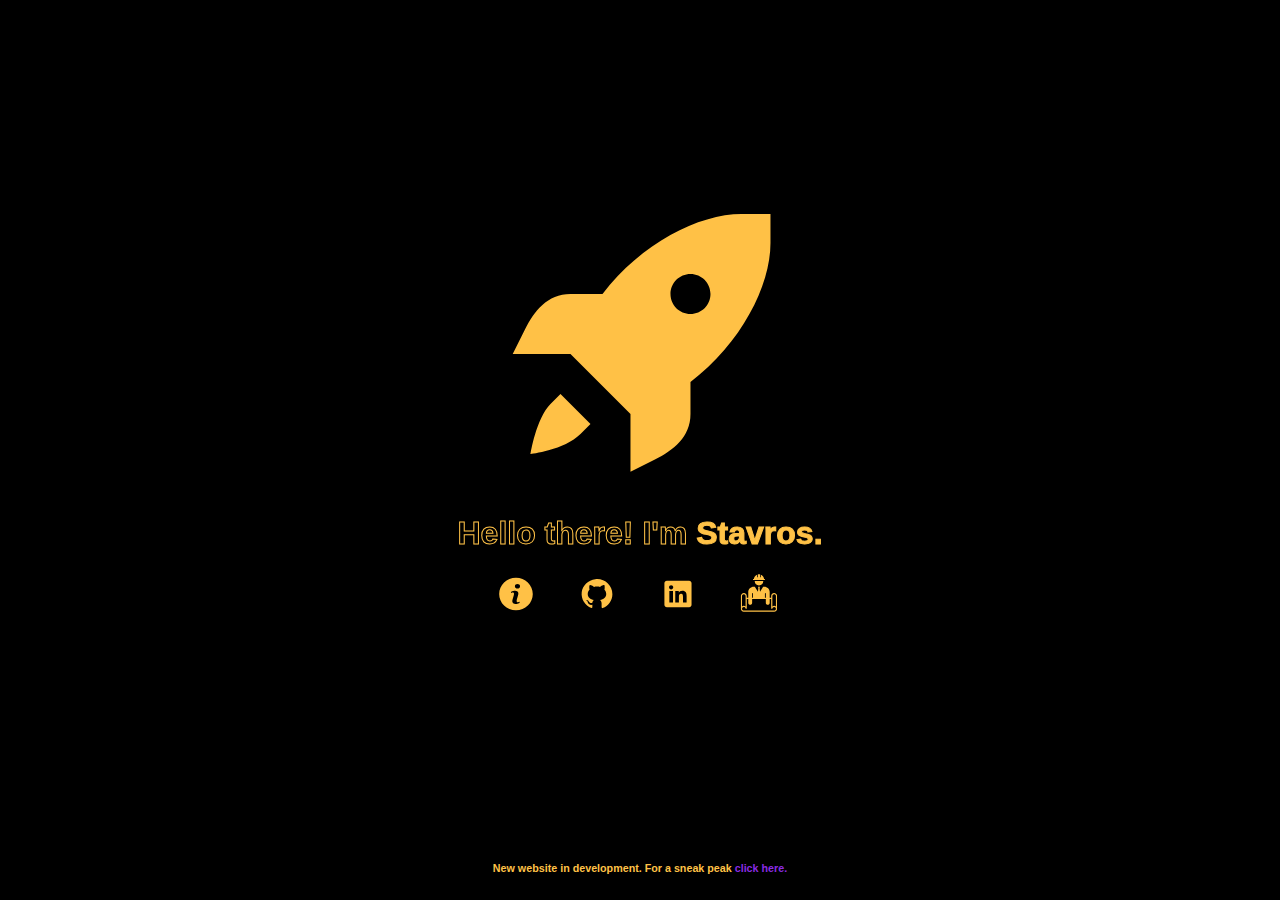
<file: index.html>
<!doctype html>
<html lang="en" xmlns="http://www.w3.org/1999/html">
<link rel="stylesheet" href="styles/template.css">
<head>
    <meta charset="UTF-8">
    <meta name="viewport"
        content="width=device-width, user-scalable=no, initial-scale=1.0, maximum-scale=1.0, minimum-scale=1.0">
    <meta http-equiv="X-UA-Compatible" content="ie=edge">
    <title>Stavros' humble website</title>
</head>
<body width="device-width">
    <div class="top_wrapper">
        <a  class="animate" href="https://stav-kr.github.io/DiceGame/" target="_blank">
        <img class="floating" src="svgs/rocket.svg" alt="rock SVG" />
        </a>
        <h1  class="h1_anim" id="name"><span class="greet">Hello there! I'm</span> <span class="stav">Stavros.</span></h1>      
        <a class="animate" href="info.html">
            <img class="modalbtn" src="svgs/icons8-info.svg" alt="info">       
        </a>      
        <a class="animate" href="https://github.com/Stav-Kr" target="_blank">
            
                <img src="svgs/icons8-github.svg" alt="github">           
        </a>
        <a class="animate" href="https://www.linkedin.com/in/stavros14/" target="_blank">
            
                <img src="svgs/icons8-linkedin.svg" alt="linkedin">
        </a>
        <a class="animate" href="cards.html">
            
                <img src="svgs/architect-blueprint-project-manager-plan-svgrepo-com.svg" alt="projects">
        </a>
    </div>
    <div class="footer">
        <h6> New website in development. For a sneak peak
           <a href="https://stav-kr.github.io/stavros-website-v2" target="blank" style=" color:blueviolet"> click here.</a> 
        </h6>
    </div>
    <style>
        .footer {
            padding-bottom: 1px;
            position:fixed;
            left: 0;
            bottom: 0;
            width: 100%;
            background: black;
            color: #ffc247;
            text-align: center;
            
        }
    </style>

    <script src="animation.js"> </script>
    

</body>
</html>
</file>
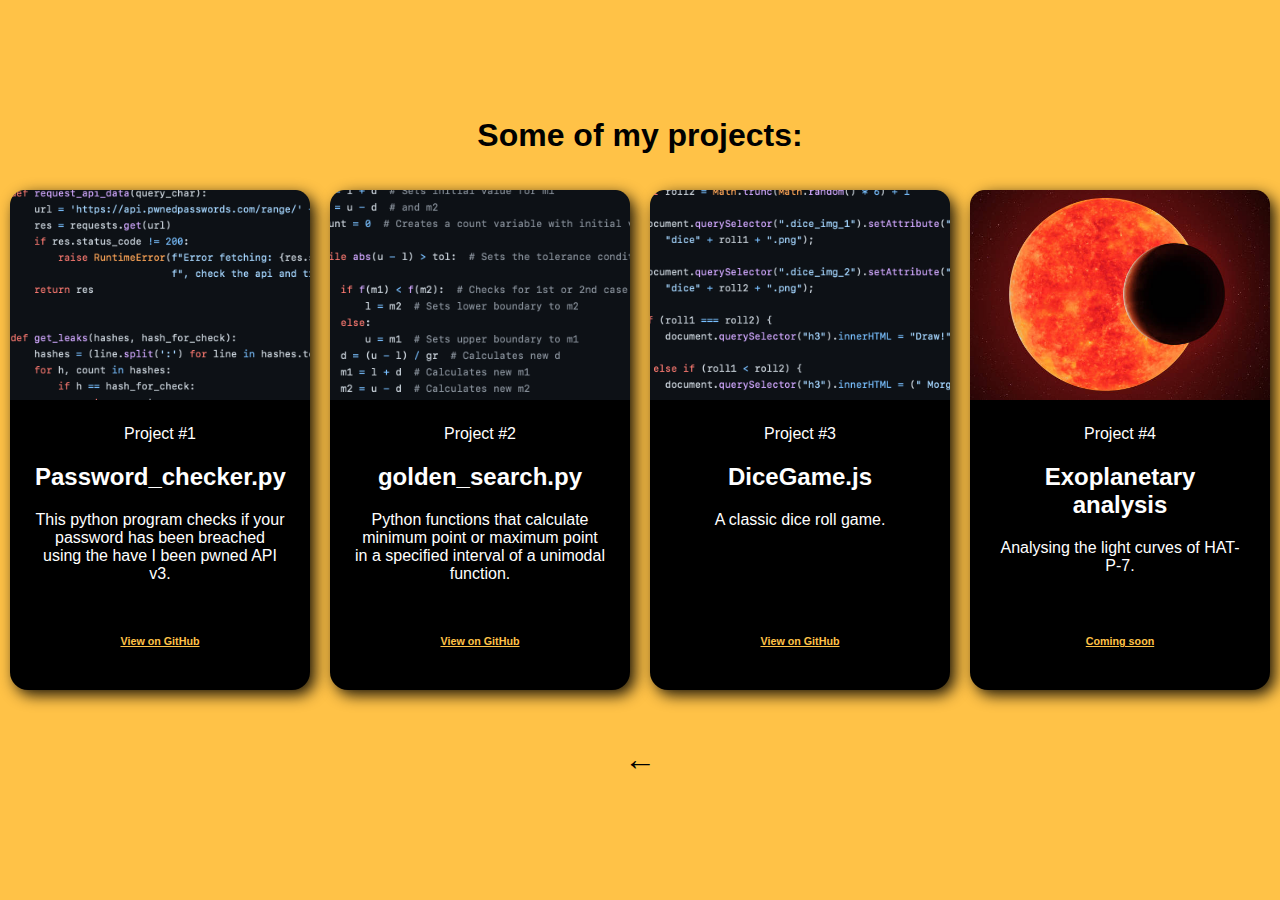
<file: cards.html>
<!DOCTYPE html>
<html lang="en">
    <head>
    <meta charset="UTF-8">
    <meta http-equiv="X-UA-Compatible" content="IE=edge">
    <meta name="viewport" content="width=device-width, initial-scale=1.0">
    <link rel="stylesheet" href="styles/cards_style.css">
    <title>My projects</title>
    </head>
    <body>
        <div class="name">
                <h1>Some of my projects:</h1>
            
            <div class="wrapper">   
                <div class="card">
                    <div class="card-img"></div>
                    <div class="card-text">
                        <span class="description"> Project #1</span>
                        <h2>Password_checker.py</h2>
                        <p>This python program checks if your password has been breached using the have I been pwned API v3.</p>
                    </div>
                    <div class="git-link">
                        <a href="https://github.com/Stav-Kr/Password_checker" target="_blank">
                            <h6>View on GitHub</h6>
                        </a>
                    </div>
                </div>
                <div class="card">
                    <div class="card-img2"></div>
                    <div class="card-text">
                        <span class="description"> Project #2</span>
                        <h2>golden_search.py</h2>
                        <p>Python functions that calculate minimum point or maximum point in a specified interval of a
                        unimodal function.
                        </p>
                    </div>
                    <div class="git-link">
                        <a href="https://github.com/Stav-Kr/Golden-ratio-search" target="_blank">
                            <h6>View on GitHub</h6>
                        </a>
                    </div>
                </div>
                <div class="card">
                    <div class="card-img3"></div>
                    <div class="card-text">
                        <span class="description"> Project #3</span>
                        <h2>DiceGame.js</h2>
                        <p>A classic dice roll game.</p>
                    </div>
                    <div class="git-link">
                        <a href="https://github.com/Stav-Kr/DiceGame" target="_blank">
                            <h6>View on GitHub</h6>
                        </a>
                    </div>
                </div>
                <div class="card">
                    <div class="card-img4"></div>
                    <div class="card-text">
                        <span class="description"> Project #4</span>
                        <h2>Exoplanetary analysis</h2>
                        <p>Analysing the light curves of HAT-P-7.</p>
                    </div>
                    <div class="git-link">
                        <a href=" " >
                            <h6>Coming soon</h6>
                        </a>
                    </div>
                </div>
            </div>
        </div>
        <a href="index.html">
            <h1 class="backBtn">&#8592 </h1>
        </a>
        
    </body>
</html>
</file>
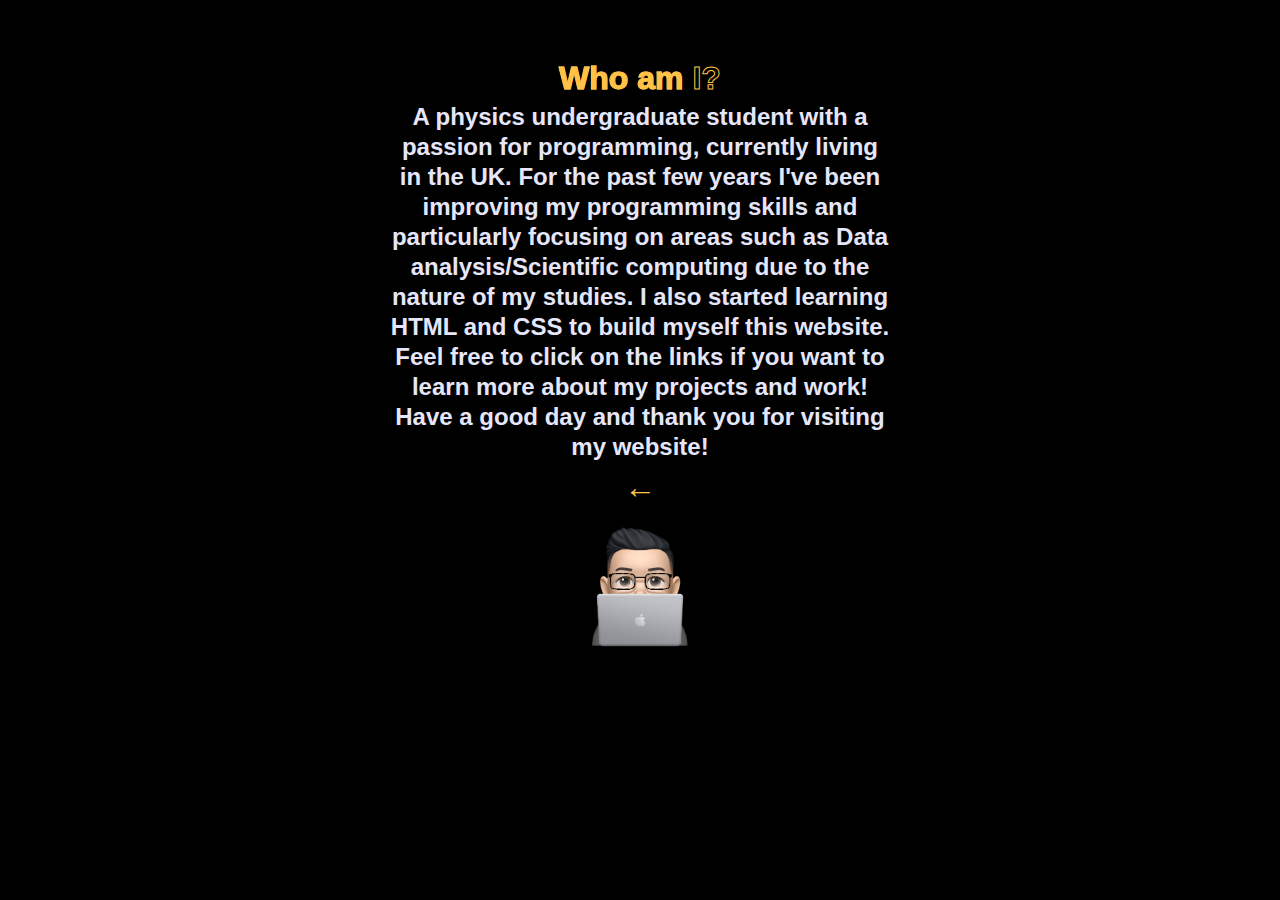
<file: info.html>
<!DOCTYPE html>
<html lang="en" style="background-color: black;
     background-size: cover;">
    
<head>
    <meta charset="UTF-8">
    <meta http-equiv="X-UA-Compatible" content="IE=edge">
    <meta name="viewport" content="width=device-width, initial-scale=1.0">
    <link rel="stylesheet" href="styles/info_style.css">  
    <title>About me</title>
</head>
<body style='font-family: " Railway", sans-serif;'>  
    <h1 class="name">Who am I?</h1>
    <p class="me">
        A physics undergraduate student with a passion for programming, currently living in the
        UK. For the past few 
        years I've been improving my programming skills and particularly focusing on areas such as Data
        analysis/Scientific computing due to the nature of my studies.
        I also started learning HTML and CSS to build myself this website.
        Feel free to click on the links if you want to learn more about my projects and work!
        Have a good day and thank you for visiting my website!
    </p>
    <a href="index.html">
    <h1 class="backBtn">&#8592 </h1>
    </a>
    <img class="myself" src="images/me.PNG">

</body>
</html>
</file>
<file: styles/template.css>
body {
    font-family: "Railway", sans-serif;
}
 


 h3 {
     background: none;
     border: none;
     margin: 30px;
     padding: 0;
     cursor: pointer;
     font-size: x-large;
     
     font-weight: bold;
     /*font-size: x-large;*/
     text-align: center;
     
     color: #ffc247;
 }

 html {

     background-color: #000000;
     background-size: cover;
     
 }

 a:link {
     color: black;
     text-decoration: none;
 }

 a:visited {
     color: black;
     text-decoration: none;
 }

 h3:hover {
     color: #43b1ac;
 }

 button:hover {
     color: #43b1ac;
 }

 img.center {
     height: 150px;
     width: 150px;
     display: block;
     margin: 0 auto;
     

 }

 .modalbtn {
     color: #ffc247;
     background: none;
     border: none;
     padding: 0;
     cursor: pointer;
     font-size: x-large;
     font-weight: bold;
     
 }


 .floating {
     filter:  invert(74%) sepia(71%) saturate(474%) hue-rotate(338deg) brightness(101%) contrast(103%);
     animation-name: floating;
     animation-duration: 3s;
     animation-iteration-count: infinite;
     animation-timing-function: ease-in-out;
     height: 100%;
     width: 100%;
     max-height: 300px;
     max-width: 300px;
     display: block;
     margin: 0 auto;
 }

 @keyframes floating {
     from {
         transform: translate(0, 0px);
     }

     65% {
         transform: translate(0, 15px);
     }

     to {
         transform: translate(0, -0px);
     }
 }

 h4 {
     color: #ffc247;
 }


 p {
    display: block;
     background: none;
     border:none;
     margin: auto;
     padding: 10;
     font-size: x-large; 
     font-weight: bold;
     /*font-size: x-large;*/
     text-align: center;
     color: lavender;
 }

.top_wrapper{
    position: fixed;
    left: 50%;
    top: 45%;
    transform: translate(-50%, -50%);
    padding: 10px;
}

img{
    filter:  invert(74%) sepia(71%) saturate(474%) hue-rotate(338deg) brightness(101%) contrast(103%);
   
    margin-left: 11%;
    margin-right: auto;
    width: 10%;
        
        
    
     
    
}

img:hover{
    filter: invert(44%) sepia(18%) saturate(649%) hue-rotate(184deg) brightness(88%) contrast(92%);
}

.greet{
font-size: x-large;
color: #000000;
-webkit-text-stroke-width: 1px;
-webkit-text-stroke-color: #ffc247;


font-size: xx-large;
text-align: center;
}


.stav{
font-size: 30px;
color: #ffc247;
-webkit-text-stroke-width: 1px;
-webkit-text-stroke-color: #ffc247;


font-size: xx-large;
text-align: center;

}
.h1_anim{
position:relative;
animation: slidein 6s;
animation-duration: 2s;
}
@keyframes slidein {
    from{left:-1000px;opacity:0} 
    to{left:0;opacity:1}
}
.animate{
    position:relative;
    animation:animatetop 1s;
}
@keyframes animatetop{
    from{top:-1000px;opacity:0} 
    to{top:0;opacity:1}
}

@media (max-width: 900px)  {
    .floating {
     filter:  invert(74%) sepia(71%) saturate(474%) hue-rotate(338deg) brightness(101%) contrast(103%);
     animation-name: floating;
     animation-duration: 3s;
     animation-iteration-count: infinite;
     animation-timing-function: ease-in-out;
     height: 40%;
     width: 40%;
     max-height: 300px;
     max-width: 300px;
     display: block;
     margin: 0 auto;
    }
    h1{
        font-size: x-large;
        width: 100%;
        text-align: center;
        
    }
    img{
    margin-left: 10%;
    margin-right: auto;
    width: 10%;
        
        
    }
    img.center {
     height: 150px;
     width: 150px;
     display: block;
     margin: 0 auto;

}

    
}
</file>
<file: styles/cards_style.css>
body {
    font-family: "Railway", sans-serif;
}
 

*{
    box-sizing:content-box;

}

.backBtn{
    
    
    
    text-align: center;
    padding-top: 20px;
    

}

.backBtn:hover{
    color: #43b1ac;
    
}

html{
    width: 100%;
    height: 100%;
    display: flex;
    justify-content: center;
    align-items: center;
    background: #ffc247;
    
}

.wrapper{
    display: flex;
    
    justify-content: space-around;
    
}

.card{
    display: grid;
    grid-template-columns: 300px;
    grid-template-rows: 210px 210px 80px;
    grid-template-areas: 'img' 'text' 'link';

    font-family: "Railway", sans-serif;
    border-radius: 18px;
    background: black;
    box-shadow: 5px 5px 15px rgba(0, 0, 0, 0.9);
    text-align: center;
    transition: 0.5s ease;
    margin: 10px;
}

.card-img{
    grid-area: img;
    background: url('../projectimg/img_pass.png');
    border-top-left-radius: 15px;
    border-top-right-radius: 15px;
    background-size: cover;
}

.card-img2{
    grid-area: img;
    background: url('../projectimg/img_g.png');
    border-top-left-radius: 15px;
    border-top-right-radius: 15px;
    background-size: cover;
}

.card-img3{
    grid-area: img;
    background: url('../projectimg/img_dice.png');
    border-top-left-radius: 15px;
    border-top-right-radius: 15px;
    background-size: cover;
}
.card-img4{
    grid-area: img;
    background: url('../projectimg/img_hat.jpeg');
    border-top-left-radius: 15px;
    border-top-right-radius: 15px;
    background-size: cover;
}

.card-text{
    grid-area: text;
    margin: 25px;
    text-align: center;
    color: white;
}

.git-link{
    grid-area: link;
    
}
a{
    color: #ffc247;
}
a :hover{
    cursor: pointer;
}

.card:hover{
    transform: scale(1.08);
    box-shadow: 5px 5px 15px rgba(0, 0, 0, 0.6);
}

.name{
    padding-top: 0%;

}
h1 {
    color: black;
    font-size: xx-large;
    text-align: center;
    
    margin-bottom: 2%;

     
 }
 

@media (max-width: 950px)  {

    html{
    background: #ffc247;
    width: 100%;
    height: 100%;
    display: block;
    justify-content: center;
    align-items: center;
    background: #ffc247;
    
   
   
}

   .wrapper {
    
    display:inline;
    
    
  }
  

  .card{
    
    display: block;
    grid-template-columns: 300px;
    grid-template-rows: 2100px 2100px 80px;
    grid-template-areas: 'img' 'text' 'link';
    height: 250px;
    font-family: "Railway", sans-serif;
    border-radius: 18px;
    background: black;
    box-shadow: 5px 5px 15px rgba(0, 0, 0, 0.9);
    text-align: center;
    margin: 10px;
  }
  

    .card-text{
        
        grid-area: text;
        padding-top: 2%;
        color: white;
    }

    a{
    color: b#ffc247;
    padding-bottom: 2%;
    }

    .name {
    color: black;
    font-size: medium;
    text-align: center;

     
    }
    


  
}
</file>
<file: styles/info_style.css>
*{
    margin: 0;
    padding: 0;
}

.me{
    padding: 30px 30px 20px;
    font-size: x-large;
    line-height: 30px;
    color: lavender; 
    display: block;
    background: none;
    border:none;
    margin: auto;
    font-weight: bold;
    text-align: center;
    
}

.backBtn{
    color: #ffc247;
    text-align: center;
    padding-top: 60px;
}

 .backBtn:hover {
    color: #43b1ac;

    
}
.name{
    
    color:transparent;
    text-align: center;
    padding-top: 60px;
    -webkit-text-stroke: #ffc247;
    -webkit-text-stroke-width: 1px;
    background:url(../images/backblack.png);
    -webkit-background-clip: text;
    background-position: 0 0;
    background-color: #ffc247;
    animation: back 20s linear infinite;

}
@keyframes back{
    100%{
        background-position: 2000px 0;
    }
}

a:link{
    text-decoration: none;
}


.backBtn{
    font-size: xx-large;
    padding-top: 2px;
}
.me{
    max-width: 500px;
    padding: 5px 5px;
}

.myself{
    display: block;
    margin-left: auto;
    margin-right: auto;
    width: 150px;
    height: 150px;
}

@media (max-width: 991px)  {
   .me {
    font-size: medium;
  }

  .myself{
    width: 100px;
    height: 100px;
    }
}
</file>
